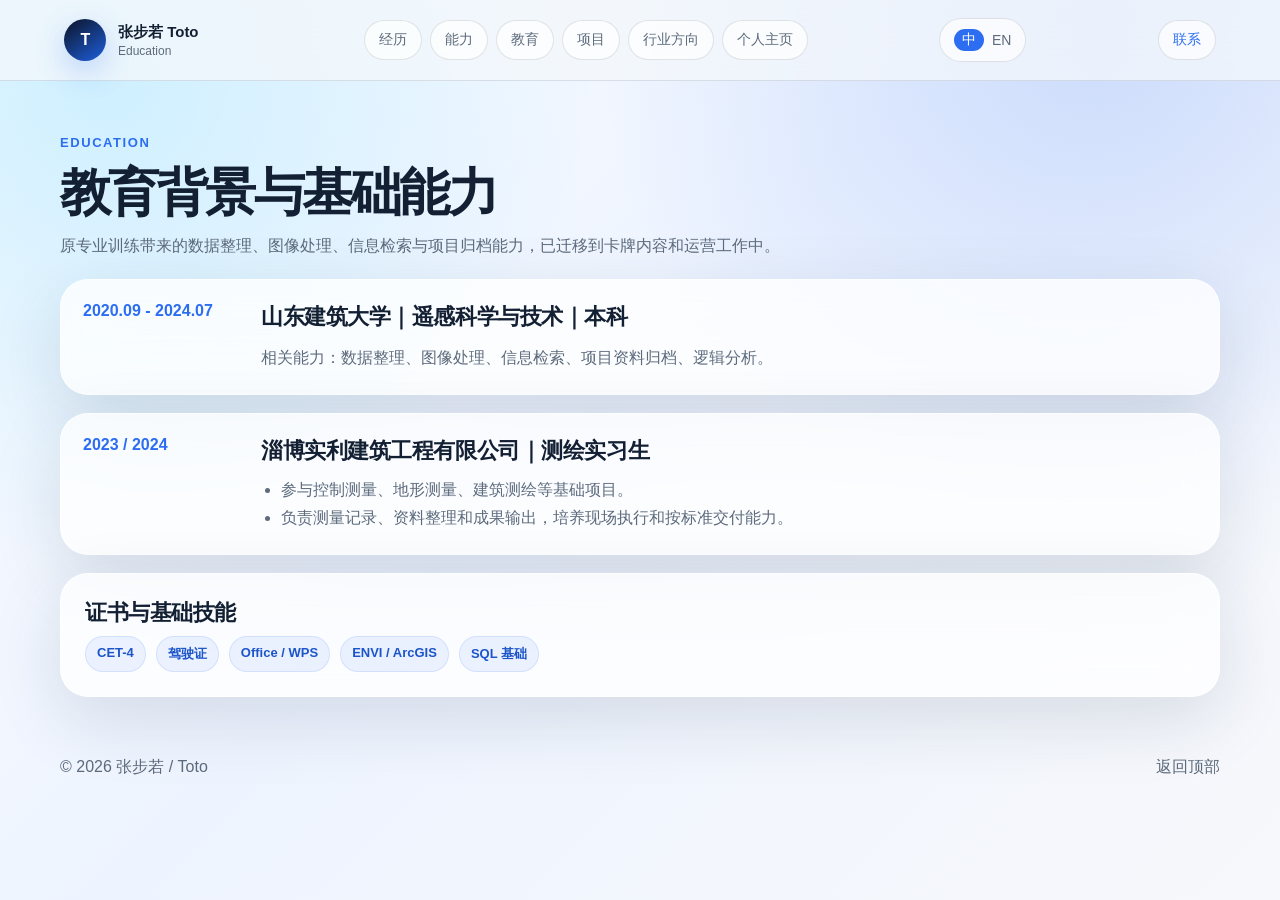
<file: education.html>
<!doctype html>
<html lang="zh-CN"><head><meta charset="utf-8"><meta name="viewport" content="width=device-width, initial-scale=1"><title>教育背景｜张步若 Toto</title><link rel="stylesheet" href="styles.css"><script src="script.js" defer></script></head>
<body id="top"><header class="site-header"><a class="brand" href="index.html"><span class="brand-mark">T</span><span><strong>张步若 Toto</strong><small>Education</small></span></a><nav class="site-nav"><a href="index.html#experience" data-zh="经历" data-en="Experience">经历</a><a href="index.html#skillkit" data-zh="能力" data-en="Skillkit">能力</a><a href="education.html" data-zh="教育" data-en="Education">教育</a><a href="projects.html" data-zh="项目" data-en="Projects">项目</a><a href="leadership.html" data-zh="行业方向" data-en="Direction">行业方向</a><a href="highlights.html" data-zh="个人主页" data-en="About">个人主页</a></nav><button class="lang-switch" type="button" data-lang-toggle><span data-lang-option="zh">中</span><span data-lang-option="en">EN</span></button><a class="nav-cta" href="index.html#contact" data-zh="联系" data-en="Contact">联系</a></header>
<main><section class="page-hero"><p class="eyebrow">Education</p><h2 data-zh="教育背景与基础能力" data-en="Education & Fundamental Skills">教育背景与基础能力</h2><p class="lead" data-zh="原专业训练带来的数据整理、图像处理、信息检索与项目归档能力，已迁移到卡牌内容和运营工作中。" data-en="The original academic training in data organization, image processing, information retrieval, and project documentation has been transferred into card content and operations work.">原专业训练带来的数据整理、图像处理、信息检索与项目归档能力，已迁移到卡牌内容和运营工作中。</p></section>
<section class="page-grid">
  <article class="card timeline-item"><div class="time">2020.09 - 2024.07</div><div><h3 data-zh="山东建筑大学｜遥感科学与技术｜本科" data-en="Shandong Jianzhu University｜Remote Sensing Science & Technology｜Bachelor">山东建筑大学｜遥感科学与技术｜本科</h3><p class="lead" data-zh="相关能力：数据整理、图像处理、信息检索、项目资料归档、逻辑分析。" data-en="Related capabilities: data organization, image processing, information retrieval, project documentation, and logical analysis.">相关能力：数据整理、图像处理、信息检索、项目资料归档、逻辑分析。</p></div></article>
  <article class="card timeline-item"><div class="time">2023 / 2024</div><div><h3 data-zh="淄博实利建筑工程有限公司｜测绘实习生" data-en="Zibo Shili Construction Engineering｜Surveying Intern">淄博实利建筑工程有限公司｜测绘实习生</h3><ul><li data-zh="参与控制测量、地形测量、建筑测绘等基础项目。" data-en="Participated in control surveying, topographic surveying, and construction surveying projects.">参与控制测量、地形测量、建筑测绘等基础项目。</li><li data-zh="负责测量记录、资料整理和成果输出，培养现场执行和按标准交付能力。" data-en="Handled measurement records, data organization, and deliverables, building on-site execution and standard-based delivery habits.">负责测量记录、资料整理和成果输出，培养现场执行和按标准交付能力。</li></ul></div></article>
  <article class="card project-card"><h3 data-zh="证书与基础技能" data-en="Certificates & Basic Skills">证书与基础技能</h3><div class="badges"><span class="badge">CET-4</span><span class="badge">驾驶证</span><span class="badge">Office / WPS</span><span class="badge">ENVI / ArcGIS</span><span class="badge">SQL 基础</span></div></article>
</section></main><footer class="footer"><span>© 2026 张步若 / Toto</span><a href="#top" data-zh="返回顶部" data-en="Back to top">返回顶部</a></footer></body></html>
</file>
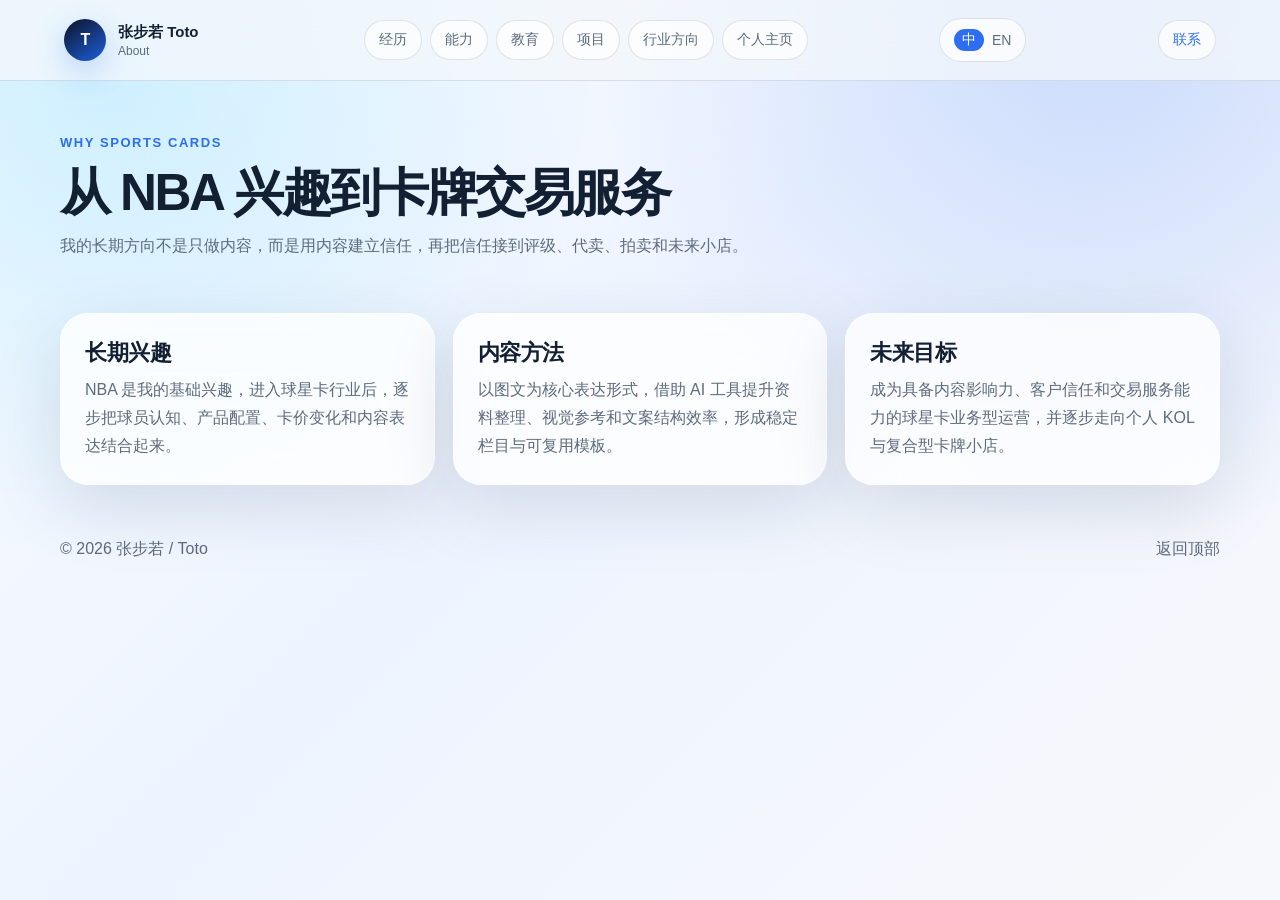
<file: highlights.html>
<!doctype html>
<html lang="zh-CN"><head><meta charset="utf-8"><meta name="viewport" content="width=device-width, initial-scale=1"><title>个人主页｜张步若 Toto</title><link rel="stylesheet" href="styles.css"><script src="script.js" defer></script></head>
<body id="top"><header class="site-header"><a class="brand" href="index.html"><span class="brand-mark">T</span><span><strong>张步若 Toto</strong><small>About</small></span></a><nav class="site-nav"><a href="index.html#experience" data-zh="经历" data-en="Experience">经历</a><a href="index.html#skillkit" data-zh="能力" data-en="Skillkit">能力</a><a href="education.html" data-zh="教育" data-en="Education">教育</a><a href="projects.html" data-zh="项目" data-en="Projects">项目</a><a href="leadership.html" data-zh="行业方向" data-en="Direction">行业方向</a><a href="highlights.html" data-zh="个人主页" data-en="About">个人主页</a></nav><button class="lang-switch" type="button" data-lang-toggle><span data-lang-option="zh">中</span><span data-lang-option="en">EN</span></button><a class="nav-cta" href="index.html#contact" data-zh="联系" data-en="Contact">联系</a></header>
<main><section class="page-hero"><p class="eyebrow">Why Sports Cards</p><h2 data-zh="从 NBA 兴趣到卡牌交易服务" data-en="From NBA interest to card transaction services">从 NBA 兴趣到卡牌交易服务</h2><p class="lead" data-zh="我的长期方向不是只做内容，而是用内容建立信任，再把信任接到评级、代卖、拍卖和未来小店。" data-en="My long-term direction is not just content creation, but building trust through content and connecting that trust to grading, consignment, auctions, and a future card store.">我的长期方向不是只做内容，而是用内容建立信任，再把信任接到评级、代卖、拍卖和未来小店。</p></section>
<section class="grid three section">
  <article class="card kit-card"><h3 data-zh="长期兴趣" data-en="Long-term Interest">长期兴趣</h3><p data-zh="NBA 是我的基础兴趣，进入球星卡行业后，逐步把球员认知、产品配置、卡价变化和内容表达结合起来。" data-en="NBA is my foundational interest. After entering the sports card industry, I began connecting player knowledge, product configurations, price movements, and content expression.">NBA 是我的基础兴趣，进入球星卡行业后，逐步把球员认知、产品配置、卡价变化和内容表达结合起来。</p></article>
  <article class="card kit-card"><h3 data-zh="内容方法" data-en="Content Method">内容方法</h3><p data-zh="以图文为核心表达形式，借助 AI 工具提升资料整理、视觉参考和文案结构效率，形成稳定栏目与可复用模板。" data-en="I use image-text posts as the core format and leverage AI tools to improve research, visual references, copy structure, and reusable templates.">以图文为核心表达形式，借助 AI 工具提升资料整理、视觉参考和文案结构效率，形成稳定栏目与可复用模板。</p></article>
  <article class="card kit-card"><h3 data-zh="未来目标" data-en="Future Goal">未来目标</h3><p data-zh="成为具备内容影响力、客户信任和交易服务能力的球星卡业务型运营，并逐步走向个人 KOL 与复合型卡牌小店。" data-en="To become a sports card business operator with content influence, customer trust, and transaction-service capability, eventually building a personal KOL brand and a hybrid card shop.">成为具备内容影响力、客户信任和交易服务能力的球星卡业务型运营，并逐步走向个人 KOL 与复合型卡牌小店。</p></article>
</section></main><footer class="footer"><span>© 2026 张步若 / Toto</span><a href="#top" data-zh="返回顶部" data-en="Back to top">返回顶部</a></footer></body></html>
</file>
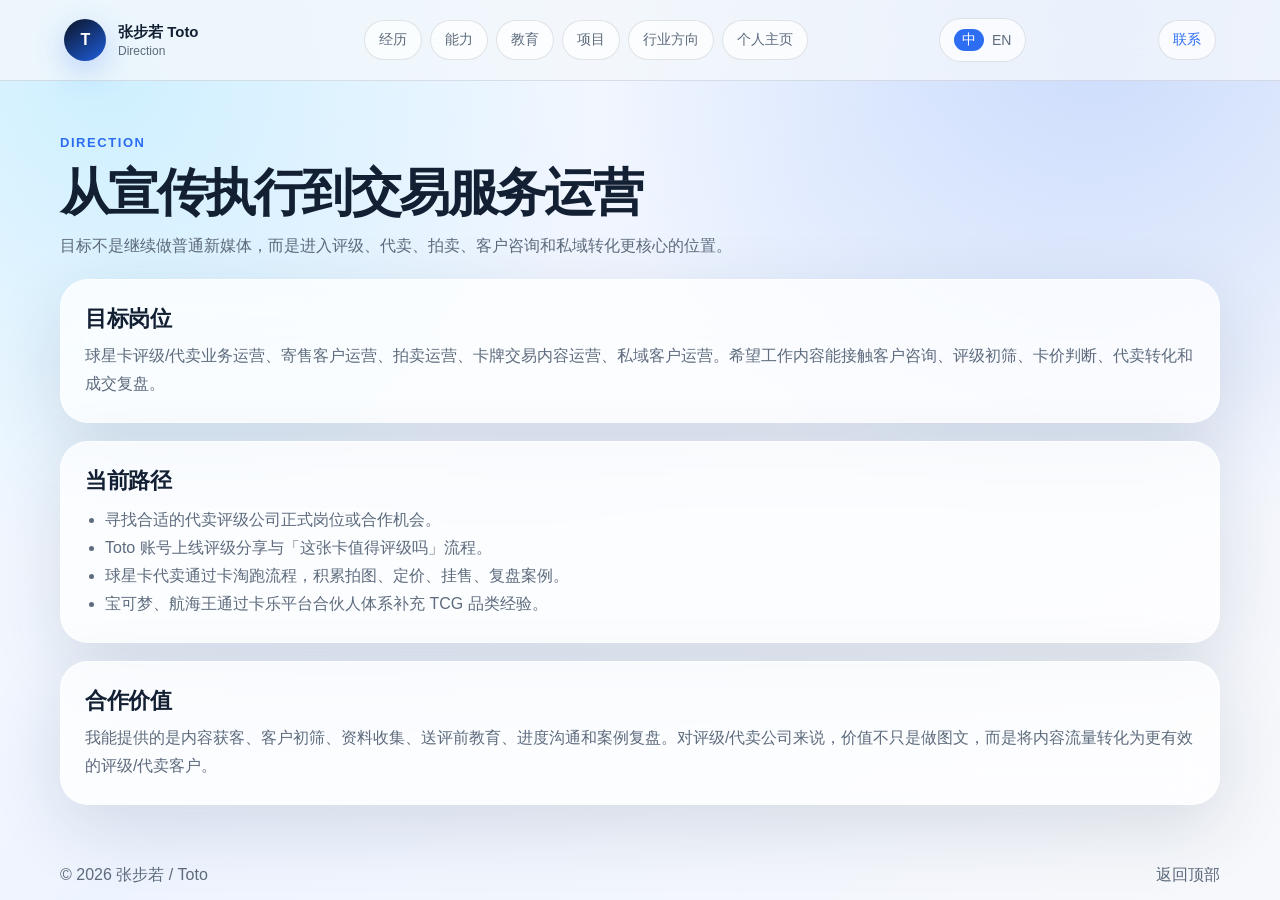
<file: leadership.html>
<!doctype html>
<html lang="zh-CN"><head><meta charset="utf-8"><meta name="viewport" content="width=device-width, initial-scale=1"><title>行业方向｜张步若 Toto</title><link rel="stylesheet" href="styles.css"><script src="script.js" defer></script></head>
<body id="top"><header class="site-header"><a class="brand" href="index.html"><span class="brand-mark">T</span><span><strong>张步若 Toto</strong><small>Direction</small></span></a><nav class="site-nav"><a href="index.html#experience" data-zh="经历" data-en="Experience">经历</a><a href="index.html#skillkit" data-zh="能力" data-en="Skillkit">能力</a><a href="education.html" data-zh="教育" data-en="Education">教育</a><a href="projects.html" data-zh="项目" data-en="Projects">项目</a><a href="leadership.html" data-zh="行业方向" data-en="Direction">行业方向</a><a href="highlights.html" data-zh="个人主页" data-en="About">个人主页</a></nav><button class="lang-switch" type="button" data-lang-toggle><span data-lang-option="zh">中</span><span data-lang-option="en">EN</span></button><a class="nav-cta" href="index.html#contact" data-zh="联系" data-en="Contact">联系</a></header>
<main><section class="page-hero"><p class="eyebrow">Direction</p><h2 data-zh="从宣传执行到交易服务运营" data-en="From content execution to transaction-service operations">从宣传执行到交易服务运营</h2><p class="lead" data-zh="目标不是继续做普通新媒体，而是进入评级、代卖、拍卖、客户咨询和私域转化更核心的位置。" data-en="The goal is not to stay in ordinary social media operations, but to move closer to grading, consignment, auctions, client consulting, and private-domain conversion.">目标不是继续做普通新媒体，而是进入评级、代卖、拍卖、客户咨询和私域转化更核心的位置。</p></section>
<section class="page-grid">
  <article class="card project-card"><h3 data-zh="目标岗位" data-en="Target Roles">目标岗位</h3><p data-zh="球星卡评级/代卖业务运营、寄售客户运营、拍卖运营、卡牌交易内容运营、私域客户运营。希望工作内容能接触客户咨询、评级初筛、卡价判断、代卖转化和成交复盘。" data-en="Sports card grading / consignment operations, consignment client operations, auction operations, card transaction content operations, and private-domain customer operations. Looking for work involving customer consulting, grading triage, price judgment, consignment conversion, and transaction reviews.">球星卡评级/代卖业务运营、寄售客户运营、拍卖运营、卡牌交易内容运营、私域客户运营。希望工作内容能接触客户咨询、评级初筛、卡价判断、代卖转化和成交复盘。</p></article>
  <article class="card project-card"><h3 data-zh="当前路径" data-en="Current Path">当前路径</h3><ul><li data-zh="寻找合适的代卖评级公司正式岗位或合作机会。" data-en="Seeking formal roles or cooperation opportunities with grading / consignment companies.">寻找合适的代卖评级公司正式岗位或合作机会。</li><li data-zh="Toto 账号上线评级分享与「这张卡值得评级吗」流程。" data-en="Launching grading-sharing content and a ‘Is this card worth grading?’ workflow on Toto.">Toto 账号上线评级分享与「这张卡值得评级吗」流程。</li><li data-zh="球星卡代卖通过卡淘跑流程，积累拍图、定价、挂售、复盘案例。" data-en="Using Katao to test sports card consignment workflows, accumulating photography, pricing, listing, and review cases.">球星卡代卖通过卡淘跑流程，积累拍图、定价、挂售、复盘案例。</li><li data-zh="宝可梦、航海王通过卡乐平台合伙人体系补充 TCG 品类经验。" data-en="Using Kale platform partner channels to build experience in Pokémon and One Piece TCG categories.">宝可梦、航海王通过卡乐平台合伙人体系补充 TCG 品类经验。</li></ul></article>
  <article class="card project-card"><h3 data-zh="合作价值" data-en="Cooperation Value">合作价值</h3><p data-zh="我能提供的是内容获客、客户初筛、资料收集、送评前教育、进度沟通和案例复盘。对评级/代卖公司来说，价值不只是做图文，而是将内容流量转化为更有效的评级/代卖客户。" data-en="I can contribute content acquisition, customer triage, information collection, pre-grading education, progress communication, and case reviews. For grading / consignment companies, the value is not just content production but converting content traffic into more qualified grading / consignment clients.">我能提供的是内容获客、客户初筛、资料收集、送评前教育、进度沟通和案例复盘。对评级/代卖公司来说，价值不只是做图文，而是将内容流量转化为更有效的评级/代卖客户。</p></article>
</section></main><footer class="footer"><span>© 2026 张步若 / Toto</span><a href="#top" data-zh="返回顶部" data-en="Back to top">返回顶部</a></footer></body></html>
</file>
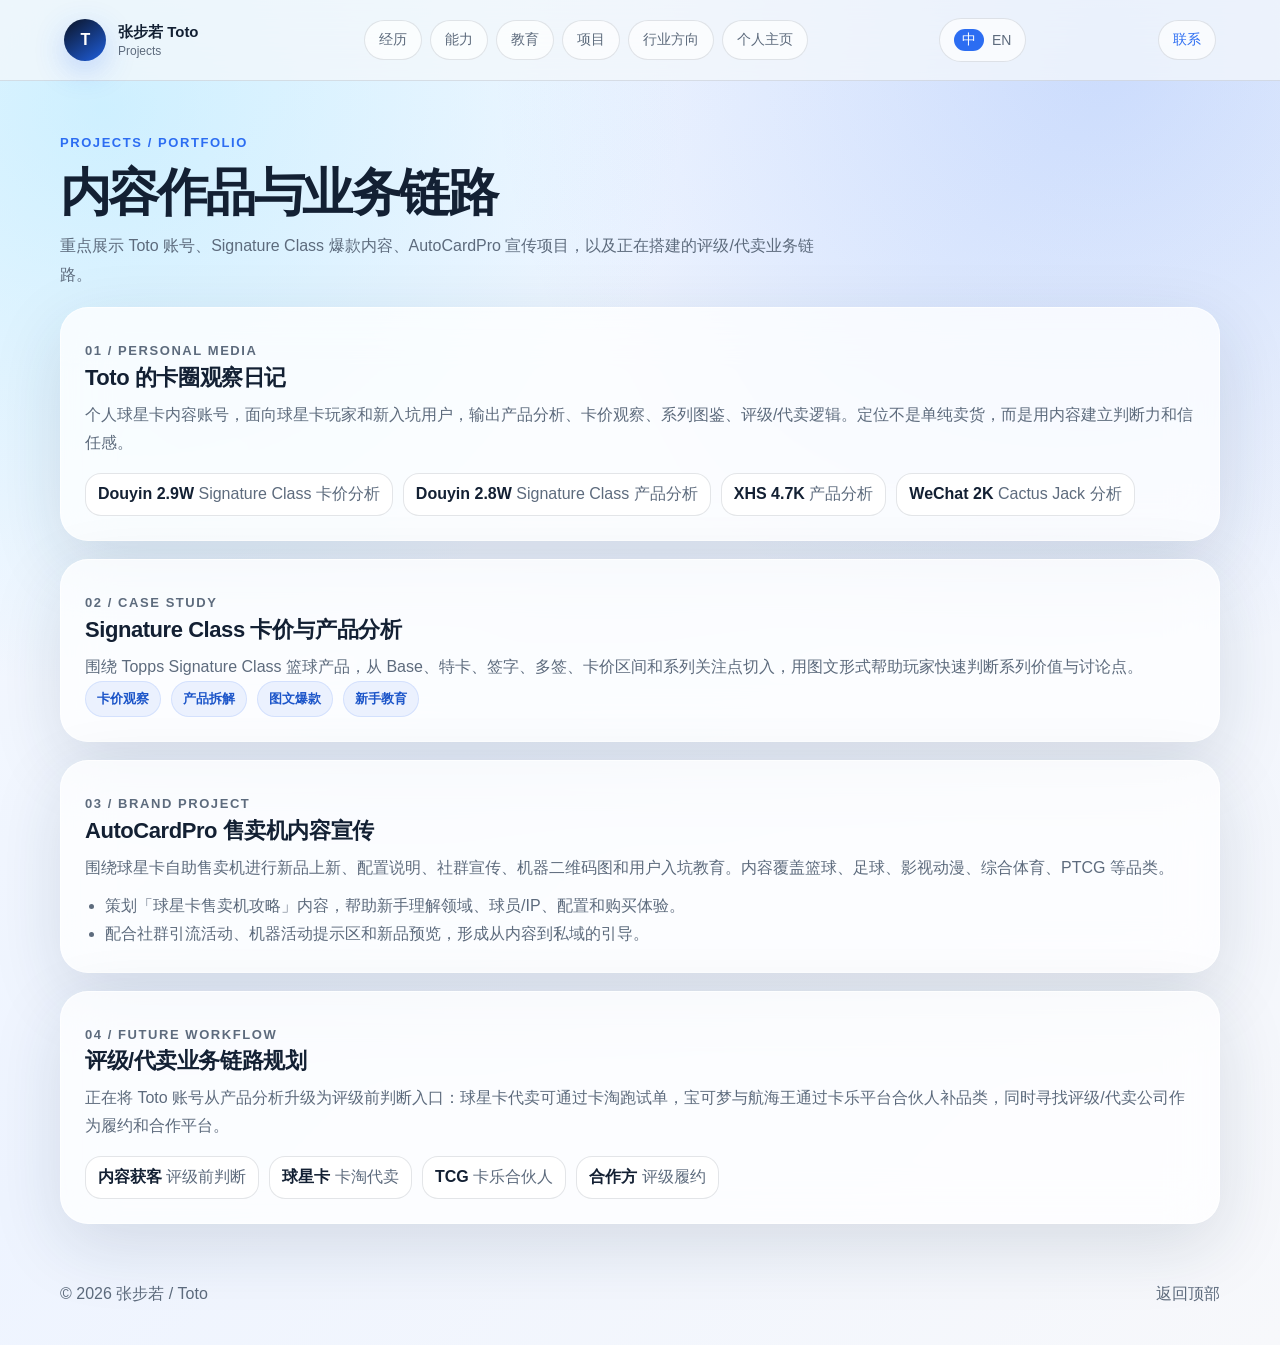
<file: projects.html>
<!doctype html>
<html lang="zh-CN">
<head>
  <meta charset="utf-8"><meta name="viewport" content="width=device-width, initial-scale=1">
  <title>项目作品｜张步若 Toto</title><link rel="stylesheet" href="styles.css"><script src="script.js" defer></script>
</head>
<body id="top">
<header class="site-header">
  <a class="brand" href="index.html"><span class="brand-mark">T</span><span><strong>张步若 Toto</strong><small>Projects</small></span></a>
  <nav class="site-nav"><a href="index.html#experience" data-zh="经历" data-en="Experience">经历</a><a href="index.html#skillkit" data-zh="能力" data-en="Skillkit">能力</a><a href="education.html" data-zh="教育" data-en="Education">教育</a><a href="projects.html" data-zh="项目" data-en="Projects">项目</a><a href="leadership.html" data-zh="行业方向" data-en="Direction">行业方向</a><a href="highlights.html" data-zh="个人主页" data-en="About">个人主页</a></nav>
  <button class="lang-switch" type="button" data-lang-toggle><span data-lang-option="zh">中</span><span data-lang-option="en">EN</span></button><a class="nav-cta" href="index.html#contact" data-zh="联系" data-en="Contact">联系</a>
</header>
<main>
  <section class="page-hero">
    <p class="eyebrow">Projects / Portfolio</p>
    <h2 data-zh="内容作品与业务链路" data-en="Content Portfolio & Business Workflow">内容作品与业务链路</h2>
    <p class="lead" data-zh="重点展示 Toto 账号、Signature Class 爆款内容、AutoCardPro 宣传项目，以及正在搭建的评级/代卖业务链路。" data-en="Highlights Toto content, Signature Class posts, AutoCardPro promotion projects, and the grading / consignment workflow currently being built.">重点展示 Toto 账号、Signature Class 爆款内容、AutoCardPro 宣传项目，以及正在搭建的评级/代卖业务链路。</p>
  </section>
  <section class="page-grid">
    <article class="card project-card">
      <p class="eyebrow">01 / Personal Media</p>
      <h3 data-zh="Toto 的卡圈观察日记" data-en="Toto's Sports Card Journal">Toto 的卡圈观察日记</h3>
      <p data-zh="个人球星卡内容账号，面向球星卡玩家和新入坑用户，输出产品分析、卡价观察、系列图鉴、评级/代卖逻辑。定位不是单纯卖货，而是用内容建立判断力和信任感。" data-en="A personal sports card content account targeting collectors and new entrants, covering product analysis, price observation, set guides, and grading / consignment logic. The goal is not pure selling, but building trust through judgment and content.">个人球星卡内容账号，面向球星卡玩家和新入坑用户，输出产品分析、卡价观察、系列图鉴、评级/代卖逻辑。定位不是单纯卖货，而是用内容建立判断力和信任感。</p>
      <div class="metric-strip"><span class="metric"><strong>Douyin 2.9W</strong> Signature Class 卡价分析</span><span class="metric"><strong>Douyin 2.8W</strong> Signature Class 产品分析</span><span class="metric"><strong>XHS 4.7K</strong> 产品分析</span><span class="metric"><strong>WeChat 2K</strong> Cactus Jack 分析</span></div>
    </article>
    <article class="card project-card">
      <p class="eyebrow">02 / Case Study</p>
      <h3 data-zh="Signature Class 卡价与产品分析" data-en="Signature Class Price & Product Analysis">Signature Class 卡价与产品分析</h3>
      <p data-zh="围绕 Topps Signature Class 篮球产品，从 Base、特卡、签字、多签、卡价区间和系列关注点切入，用图文形式帮助玩家快速判断系列价值与讨论点。" data-en="Analyzed Topps Signature Class basketball products through base cards, inserts, autographs, multi-autographs, price ranges, and set highlights, helping collectors quickly understand value and discussion points.">围绕 Topps Signature Class 篮球产品，从 Base、特卡、签字、多签、卡价区间和系列关注点切入，用图文形式帮助玩家快速判断系列价值与讨论点。</p>
      <div class="badges"><span class="badge">卡价观察</span><span class="badge">产品拆解</span><span class="badge">图文爆款</span><span class="badge">新手教育</span></div>
    </article>
    <article class="card project-card">
      <p class="eyebrow">03 / Brand Project</p>
      <h3 data-zh="AutoCardPro 售卖机内容宣传" data-en="AutoCardPro Vending Machine Content">AutoCardPro 售卖机内容宣传</h3>
      <p data-zh="围绕球星卡自助售卖机进行新品上新、配置说明、社群宣传、机器二维码图和用户入坑教育。内容覆盖篮球、足球、影视动漫、综合体育、PTCG 等品类。" data-en="Created launch content, configuration explainers, community posts, QR-code graphics, and user education content for sports card vending machines across basketball, football, entertainment, multi-sport, and PTCG categories.">围绕球星卡自助售卖机进行新品上新、配置说明、社群宣传、机器二维码图和用户入坑教育。内容覆盖篮球、足球、影视动漫、综合体育、PTCG 等品类。</p>
      <ul><li data-zh="策划「球星卡售卖机攻略」内容，帮助新手理解领域、球员/IP、配置和购买体验。" data-en="Planned the Sports Card Vending Machine Guide to help new users understand category selection, players/IP, configurations, and purchase experience.">策划「球星卡售卖机攻略」内容，帮助新手理解领域、球员/IP、配置和购买体验。</li><li data-zh="配合社群引流活动、机器活动提示区和新品预览，形成从内容到私域的引导。" data-en="Supported community acquisition, machine activity prompts, and new product previews, forming a content-to-private-domain path.">配合社群引流活动、机器活动提示区和新品预览，形成从内容到私域的引导。</li></ul>
    </article>
    <article class="card project-card">
      <p class="eyebrow">04 / Future Workflow</p>
      <h3 data-zh="评级/代卖业务链路规划" data-en="Grading / Consignment Workflow Plan">评级/代卖业务链路规划</h3>
      <p data-zh="正在将 Toto 账号从产品分析升级为评级前判断入口：球星卡代卖可通过卡淘跑试单，宝可梦与航海王通过卡乐平台合伙人补品类，同时寻找评级/代卖公司作为履约和合作平台。" data-en="Upgrading Toto from product analysis to a pre-grading judgment channel: using Katao for sports card consignment tests, Kale partner channels for Pokémon / One Piece categories, and seeking grading / consignment companies for fulfillment and cooperation.">正在将 Toto 账号从产品分析升级为评级前判断入口：球星卡代卖可通过卡淘跑试单，宝可梦与航海王通过卡乐平台合伙人补品类，同时寻找评级/代卖公司作为履约和合作平台。</p>
      <div class="metric-strip"><span class="metric"><strong>内容获客</strong> 评级前判断</span><span class="metric"><strong>球星卡</strong> 卡淘代卖</span><span class="metric"><strong>TCG</strong> 卡乐合伙人</span><span class="metric"><strong>合作方</strong> 评级履约</span></div>
    </article>
  </section>
</main>
<footer class="footer"><span>© 2026 张步若 / Toto</span><a href="#top" data-zh="返回顶部" data-en="Back to top">返回顶部</a></footer>
</body></html>
</file>
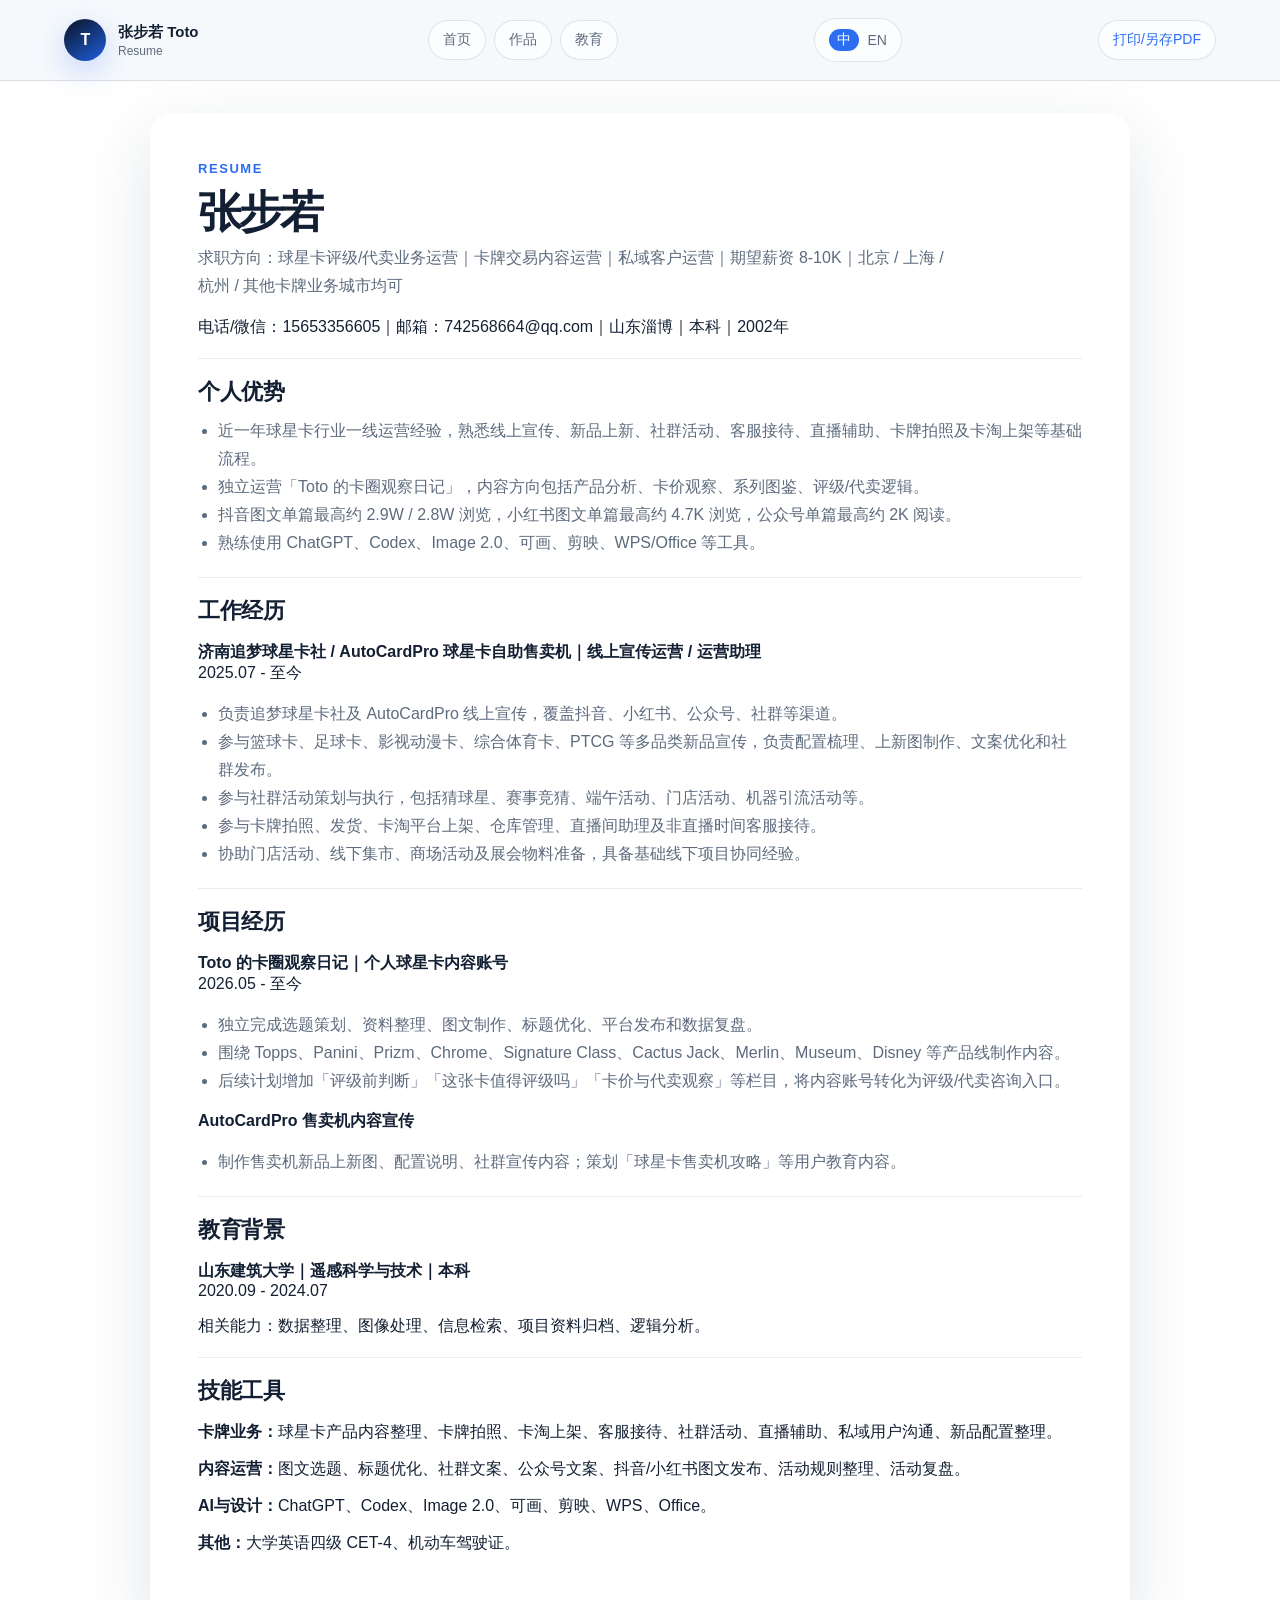
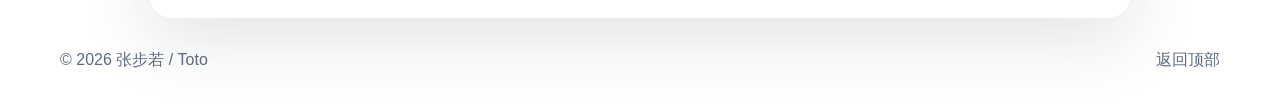
<file: resume.html>
<!doctype html>
<html lang="zh-CN"><head><meta charset="utf-8"><meta name="viewport" content="width=device-width, initial-scale=1"><title>网页版简历｜张步若</title><link rel="stylesheet" href="styles.css"><script src="script.js" defer></script></head>
<body class="print-resume" id="top"><header class="site-header"><a class="brand" href="index.html"><span class="brand-mark">T</span><span><strong>张步若 Toto</strong><small>Resume</small></span></a><nav class="site-nav"><a href="index.html" data-zh="首页" data-en="Home">首页</a><a href="projects.html" data-zh="作品" data-en="Projects">作品</a><a href="education.html" data-zh="教育" data-en="Education">教育</a></nav><button class="lang-switch" type="button" data-lang-toggle><span data-lang-option="zh">中</span><span data-lang-option="en">EN</span></button><a class="nav-cta" href="javascript:window.print()" data-zh="打印/另存PDF" data-en="Print / Save PDF">打印/另存PDF</a></header>
<main class="resume-page">
  <section><p class="eyebrow">Resume</p><h1 data-zh="张步若" data-en="Buruo Zhang">张步若</h1><p class="lead" data-zh="求职方向：球星卡评级/代卖业务运营｜卡牌交易内容运营｜私域客户运营｜期望薪资 8-10K｜北京 / 上海 / 杭州 / 其他卡牌业务城市均可" data-en="Target roles: sports card grading / consignment operations, card transaction content operations, private-domain customer operations | Expected salary: 8-10K RMB/month | Open to Beijing, Shanghai, Hangzhou, and other card-business cities">求职方向：球星卡评级/代卖业务运营｜卡牌交易内容运营｜私域客户运营｜期望薪资 8-10K｜北京 / 上海 / 杭州 / 其他卡牌业务城市均可</p><p>电话/微信：15653356605｜邮箱：742568664@qq.com｜山东淄博｜本科｜2002年</p></section>
  <section class="resume-section"><h3>个人优势</h3><ul><li>近一年球星卡行业一线运营经验，熟悉线上宣传、新品上新、社群活动、客服接待、直播辅助、卡牌拍照及卡淘上架等基础流程。</li><li>独立运营「Toto 的卡圈观察日记」，内容方向包括产品分析、卡价观察、系列图鉴、评级/代卖逻辑。</li><li>抖音图文单篇最高约 2.9W / 2.8W 浏览，小红书图文单篇最高约 4.7K 浏览，公众号单篇最高约 2K 阅读。</li><li>熟练使用 ChatGPT、Codex、Image 2.0、可画、剪映、WPS/Office 等工具。</li></ul></section>
  <section class="resume-section"><h3>工作经历</h3><p><strong>济南追梦球星卡社 / AutoCardPro 球星卡自助售卖机｜线上宣传运营 / 运营助理</strong><br>2025.07 - 至今</p><ul><li>负责追梦球星卡社及 AutoCardPro 线上宣传，覆盖抖音、小红书、公众号、社群等渠道。</li><li>参与篮球卡、足球卡、影视动漫卡、综合体育卡、PTCG 等多品类新品宣传，负责配置梳理、上新图制作、文案优化和社群发布。</li><li>参与社群活动策划与执行，包括猜球星、赛事竞猜、端午活动、门店活动、机器引流活动等。</li><li>参与卡牌拍照、发货、卡淘平台上架、仓库管理、直播间助理及非直播时间客服接待。</li><li>协助门店活动、线下集市、商场活动及展会物料准备，具备基础线下项目协同经验。</li></ul></section>
  <section class="resume-section"><h3>项目经历</h3><p><strong>Toto 的卡圈观察日记｜个人球星卡内容账号</strong><br>2026.05 - 至今</p><ul><li>独立完成选题策划、资料整理、图文制作、标题优化、平台发布和数据复盘。</li><li>围绕 Topps、Panini、Prizm、Chrome、Signature Class、Cactus Jack、Merlin、Museum、Disney 等产品线制作内容。</li><li>后续计划增加「评级前判断」「这张卡值得评级吗」「卡价与代卖观察」等栏目，将内容账号转化为评级/代卖咨询入口。</li></ul><p><strong>AutoCardPro 售卖机内容宣传</strong></p><ul><li>制作售卖机新品上新图、配置说明、社群宣传内容；策划「球星卡售卖机攻略」等用户教育内容。</li></ul></section>
  <section class="resume-section"><h3>教育背景</h3><p><strong>山东建筑大学｜遥感科学与技术｜本科</strong><br>2020.09 - 2024.07</p><p>相关能力：数据整理、图像处理、信息检索、项目资料归档、逻辑分析。</p></section>
  <section class="resume-section"><h3>技能工具</h3><p><strong>卡牌业务：</strong>球星卡产品内容整理、卡牌拍照、卡淘上架、客服接待、社群活动、直播辅助、私域用户沟通、新品配置整理。</p><p><strong>内容运营：</strong>图文选题、标题优化、社群文案、公众号文案、抖音/小红书图文发布、活动规则整理、活动复盘。</p><p><strong>AI与设计：</strong>ChatGPT、Codex、Image 2.0、可画、剪映、WPS、Office。</p><p><strong>其他：</strong>大学英语四级 CET-4、机动车驾驶证。</p></section>
</main><footer class="footer"><span>© 2026 张步若 / Toto</span><a href="#top">返回顶部</a></footer></body></html>
</file>
<file: styles.css>
:root {
  --bg: #f4f7fb;
  --surface: rgba(255,255,255,.76);
  --surface-strong: rgba(255,255,255,.92);
  --ink: #132033;
  --muted: #5d6b7d;
  --line: rgba(28,44,67,.12);
  --blue: #2c6df2;
  --blue-soft: #dbe8ff;
  --cyan: #66d5ff;
  --dark: #0b1324;
  --shadow: 0 22px 70px rgba(26,43,71,.13);
  --radius: 28px;
}
* { box-sizing: border-box; }
html { scroll-behavior: smooth; }
body {
  margin: 0;
  font-family: -apple-system,BlinkMacSystemFont,"Segoe UI","PingFang SC","Hiragino Sans GB","Microsoft YaHei",Arial,sans-serif;
  color: var(--ink);
  background:
    radial-gradient(circle at 8% 8%, rgba(102,213,255,.28), transparent 34%),
    radial-gradient(circle at 86% 4%, rgba(44,109,242,.18), transparent 36%),
    linear-gradient(135deg, #f8fbff 0%, #eef4ff 46%, #f7f8fb 100%);
  min-height: 100vh;
}
a { color: inherit; text-decoration: none; }
.site-header {
  position: sticky; top: 0; z-index: 20;
  display: flex; align-items: center; justify-content: space-between;
  gap: 18px;
  padding: 18px clamp(18px, 5vw, 64px);
  backdrop-filter: blur(18px);
  background: rgba(244,247,251,.76);
  border-bottom: 1px solid var(--line);
}
.brand { display:flex; align-items:center; gap:12px; min-width: 168px; }
.brand-mark {
  width: 42px; height: 42px; display:grid; place-items:center; border-radius:50%;
  background: linear-gradient(145deg,var(--dark),#1f5fde);
  color:#fff; font-weight: 800; letter-spacing:-.04em;
  box-shadow: 0 10px 30px rgba(44,109,242,.25);
}
.brand strong { display:block; font-size: 15px; }
.brand small { color: var(--muted); display:block; font-size:12px; margin-top:2px; }
.site-nav { display:flex; align-items:center; gap: 8px; flex-wrap: wrap; justify-content:center; }
.site-nav a, .lang-switch, .nav-cta {
  border: 1px solid var(--line); background: rgba(255,255,255,.68);
  border-radius: 999px; padding: 10px 14px; font-size: 14px; color: var(--muted);
  transition: .2s ease;
}
.site-nav a:hover, .lang-switch:hover, .nav-cta:hover { color: var(--ink); transform: translateY(-1px); box-shadow: 0 8px 24px rgba(26,43,71,.08); }
.lang-switch { cursor:pointer; display:flex; gap:8px; align-items:center; }
.lang-switch .active { color:#fff; background: var(--blue); border-radius: 999px; padding: 2px 8px; }
.nav-cta { color: var(--blue); }
main { width: min(1160px, calc(100% - 32px)); margin: 0 auto; }
.hero { display:grid; grid-template-columns: 1.18fr .82fr; gap: 28px; align-items: stretch; padding: 64px 0 28px; }
.card, .hero-copy, .portrait-card, .panel {
  background: var(--surface); border: 1px solid rgba(255,255,255,.7); border-radius: var(--radius);
  box-shadow: var(--shadow); backdrop-filter: blur(24px);
}
.hero-copy { padding: clamp(28px, 5vw, 54px); position: relative; overflow:hidden; }
.hero-copy:after { content:""; position:absolute; right:-80px; bottom:-90px; width: 260px; height:260px; border-radius:50%; background: radial-gradient(circle, rgba(44,109,242,.16), transparent 68%); }
.eyebrow { color: var(--blue); font-size: 13px; letter-spacing:.12em; text-transform: uppercase; font-weight:800; margin:0 0 16px; }
h1 { margin:0; font-size: clamp(48px, 9vw, 92px); line-height:.9; letter-spacing:-.07em; }
.hero-lines { margin: 24px 0; display:grid; gap:10px; color: var(--muted); font-size: clamp(17px, 2vw, 22px); line-height:1.5; max-width: 760px; }
.action-row { display:flex; flex-wrap:wrap; gap:12px; margin-top: 28px; }
.button { border-radius:999px; padding: 13px 18px; border:1px solid var(--line); background: rgba(255,255,255,.7); color: var(--ink); font-weight:700; display:inline-flex; align-items:center; gap:8px; }
.button.primary { background: var(--dark); color:white; border-color: transparent; }
.button:hover { transform: translateY(-1px); box-shadow: 0 12px 30px rgba(26,43,71,.12); }
.portrait-card { padding: 22px; display:flex; flex-direction:column; justify-content:space-between; gap:20px; }
.portrait-frame { aspect-ratio: 1 / 1.08; border-radius: 24px; overflow:hidden; background: linear-gradient(145deg,#ffffff,#e8f0ff); position:relative; }
.portrait-frame img { width:100%; height:100%; object-fit:cover; filter: saturate(.98); }
.location-card { display:grid; gap: 12px; color: var(--muted); }
.location-card strong { color: var(--ink); font-size: 18px; }
.badges { display:flex; flex-wrap:wrap; gap:10px; }
.badge { padding: 8px 11px; background: rgba(44,109,242,.08); color:#1c55c9; border:1px solid rgba(44,109,242,.12); border-radius:999px; font-size:13px; font-weight:700; }
.section { padding: 34px 0; }
.section-head { display:flex; align-items:flex-end; justify-content:space-between; gap:20px; margin-bottom:18px; }
.section-head .eyebrow { margin:0 0 8px; }
h2 { margin:0; font-size: clamp(30px, 4vw, 52px); letter-spacing:-.05em; line-height:1.05; }
.lead { color: var(--muted); line-height:1.8; max-width: 760px; margin: 12px 0 0; }
.grid { display:grid; gap:18px; }
.grid.three { grid-template-columns: repeat(3, 1fr); }
.grid.two { grid-template-columns: repeat(2, 1fr); }
.stat { padding:24px; }
.stat strong { font-size:34px; display:block; letter-spacing:-.04em; }
.stat span { color: var(--muted); line-height:1.6; }
.timeline { position:relative; display:grid; gap:16px; }
.timeline-item { display:grid; grid-template-columns: 160px 1fr; gap:18px; padding:22px; }
.time { color:var(--blue); font-weight:800; }
h3 { margin:0 0 8px; font-size:22px; letter-spacing:-.02em; }
ul { margin: 10px 0 0; padding-left: 20px; color: var(--muted); line-height:1.75; }
.kit-card, .project-card { padding:24px; }
.kit-card p, .project-card p { color: var(--muted); line-height:1.75; margin: 8px 0 0; }
.project-card .meta { display:flex; gap:8px; flex-wrap:wrap; margin:14px 0; }
.metric-strip { display:flex; flex-wrap:wrap; gap: 10px; margin-top: 16px; }
.metric { padding: 10px 12px; background: var(--surface-strong); border:1px solid var(--line); border-radius: 16px; color: var(--muted); }
.metric strong { color: var(--ink); }
.contact-card { padding: 30px; display:grid; gap:16px; }
.contact-grid { display:grid; grid-template-columns: repeat(4, 1fr); gap:12px; }
.contact-link { padding:14px; background:rgba(255,255,255,.72); border:1px solid var(--line); border-radius:18px; }
.contact-link small { display:block; color: var(--muted); font-size:12px; margin-bottom:5px; }
.footer { width:min(1160px, calc(100% - 32px)); margin: 20px auto 40px; color:var(--muted); display:flex; justify-content:space-between; gap:12px; flex-wrap:wrap; }
.page-hero { padding: 54px 0 18px; }
.page-grid { display:grid; gap:18px; padding-bottom: 40px; }
.note { padding: 16px 18px; border-left: 4px solid var(--blue); background: rgba(44,109,242,.06); border-radius: 16px; color: var(--muted); line-height:1.7; }
.print-resume { background: #fff; }
.resume-page { width:min(980px, calc(100% - 32px)); margin: 32px auto; padding: 48px; background:#fff; border-radius: 22px; box-shadow: var(--shadow); }
.resume-page h1 { font-size:44px; }
.resume-section { border-top: 1px solid #e7edf5; padding-top: 18px; margin-top: 20px; }
@media (max-width: 860px) {
  .site-header { position: static; align-items:flex-start; flex-direction:column; }
  .site-nav { justify-content:flex-start; }
  .hero { grid-template-columns: 1fr; padding-top: 28px; }
  .grid.three, .grid.two, .contact-grid { grid-template-columns: 1fr; }
  .timeline-item { grid-template-columns: 1fr; }
  .resume-page { padding: 24px; }
}
@media print {
  .site-header, .footer, .action-row { display:none !important; }
  body { background:#fff; }
  .resume-page { box-shadow:none; margin:0; width:100%; border-radius:0; padding:0; }
}
</file>
